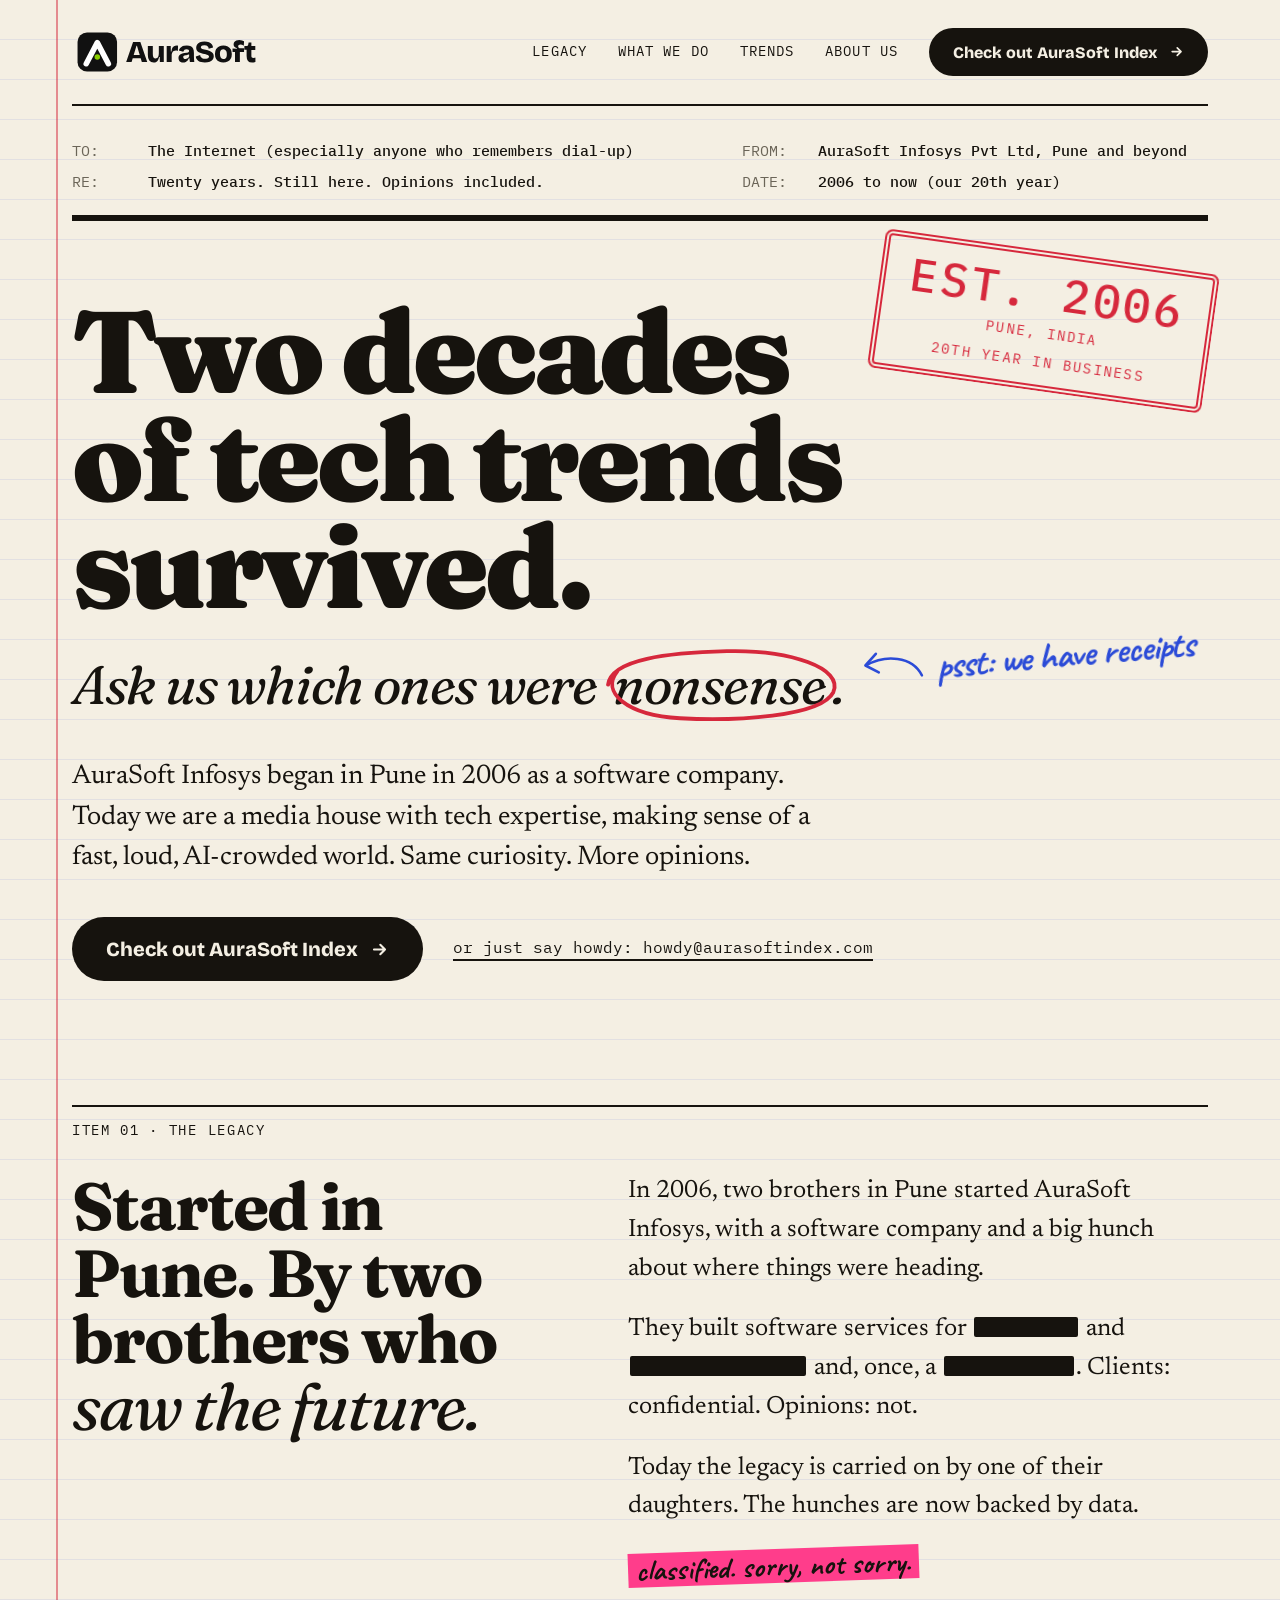
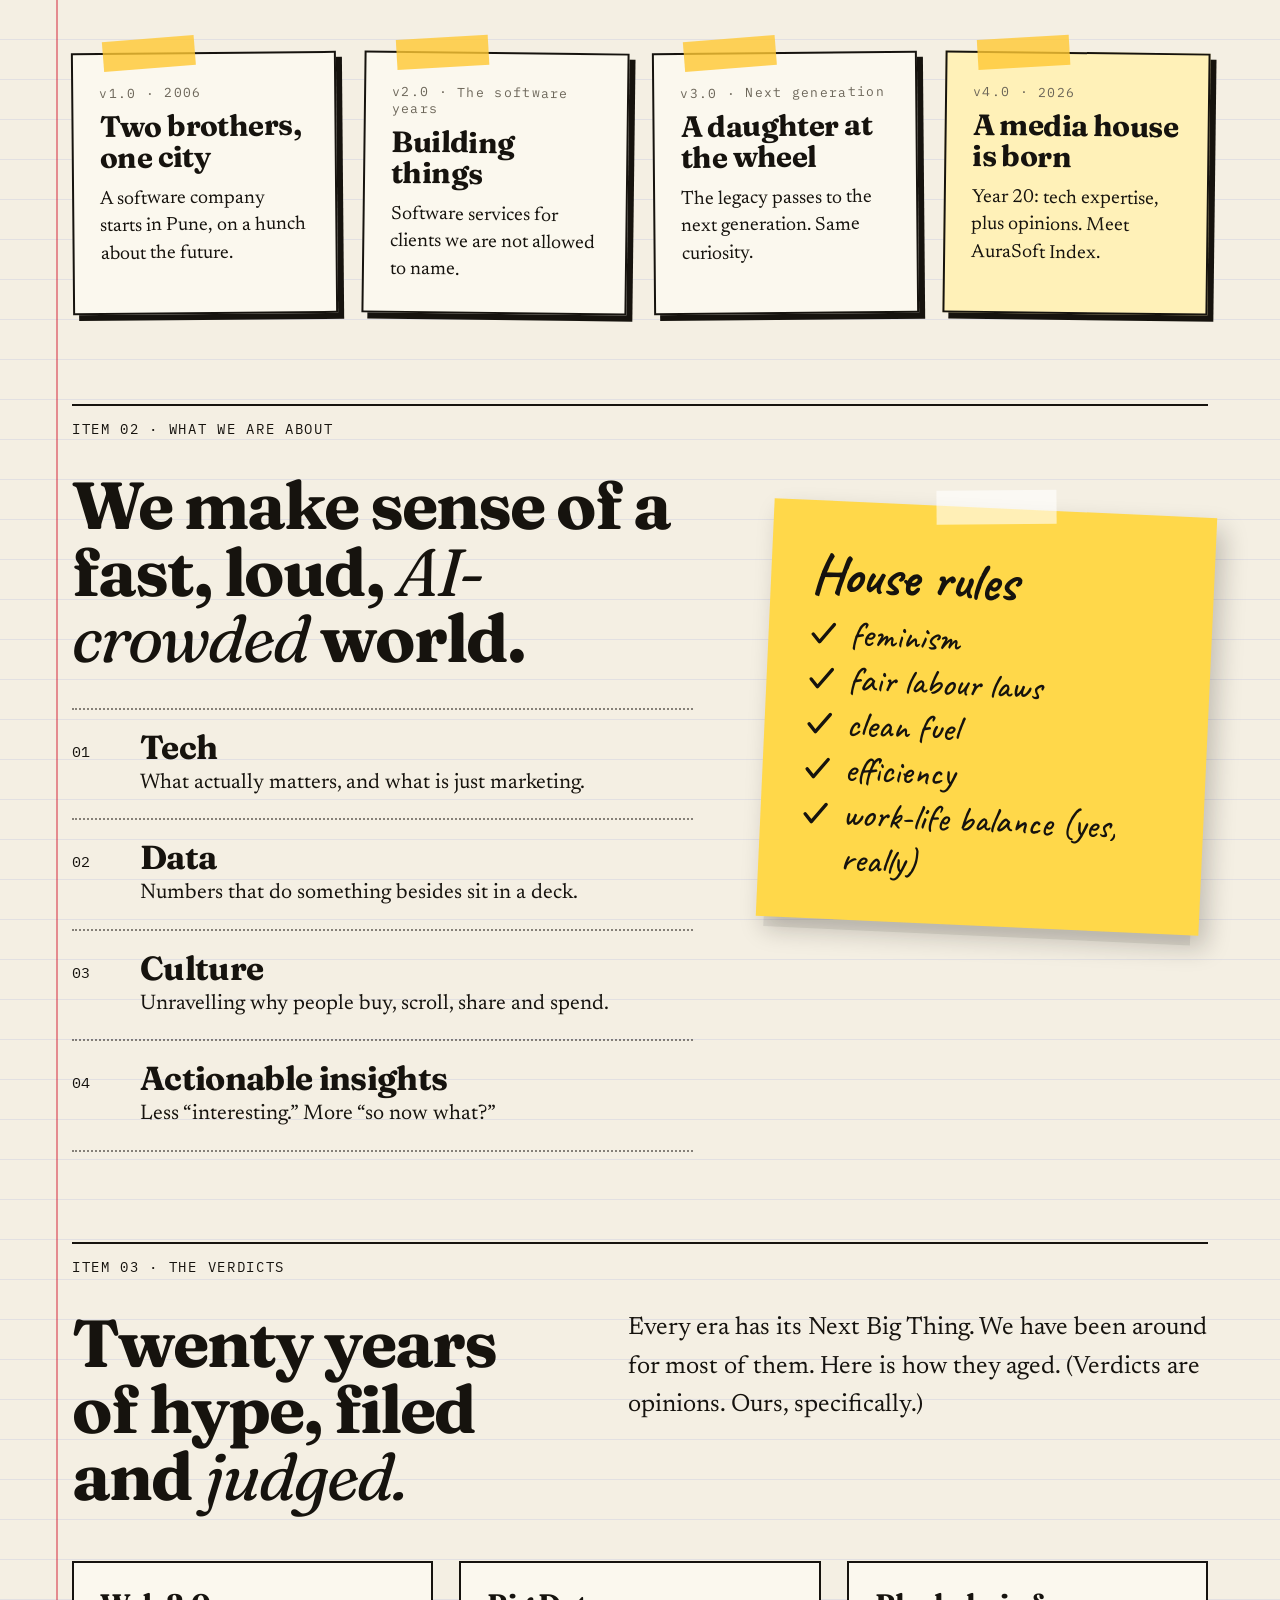
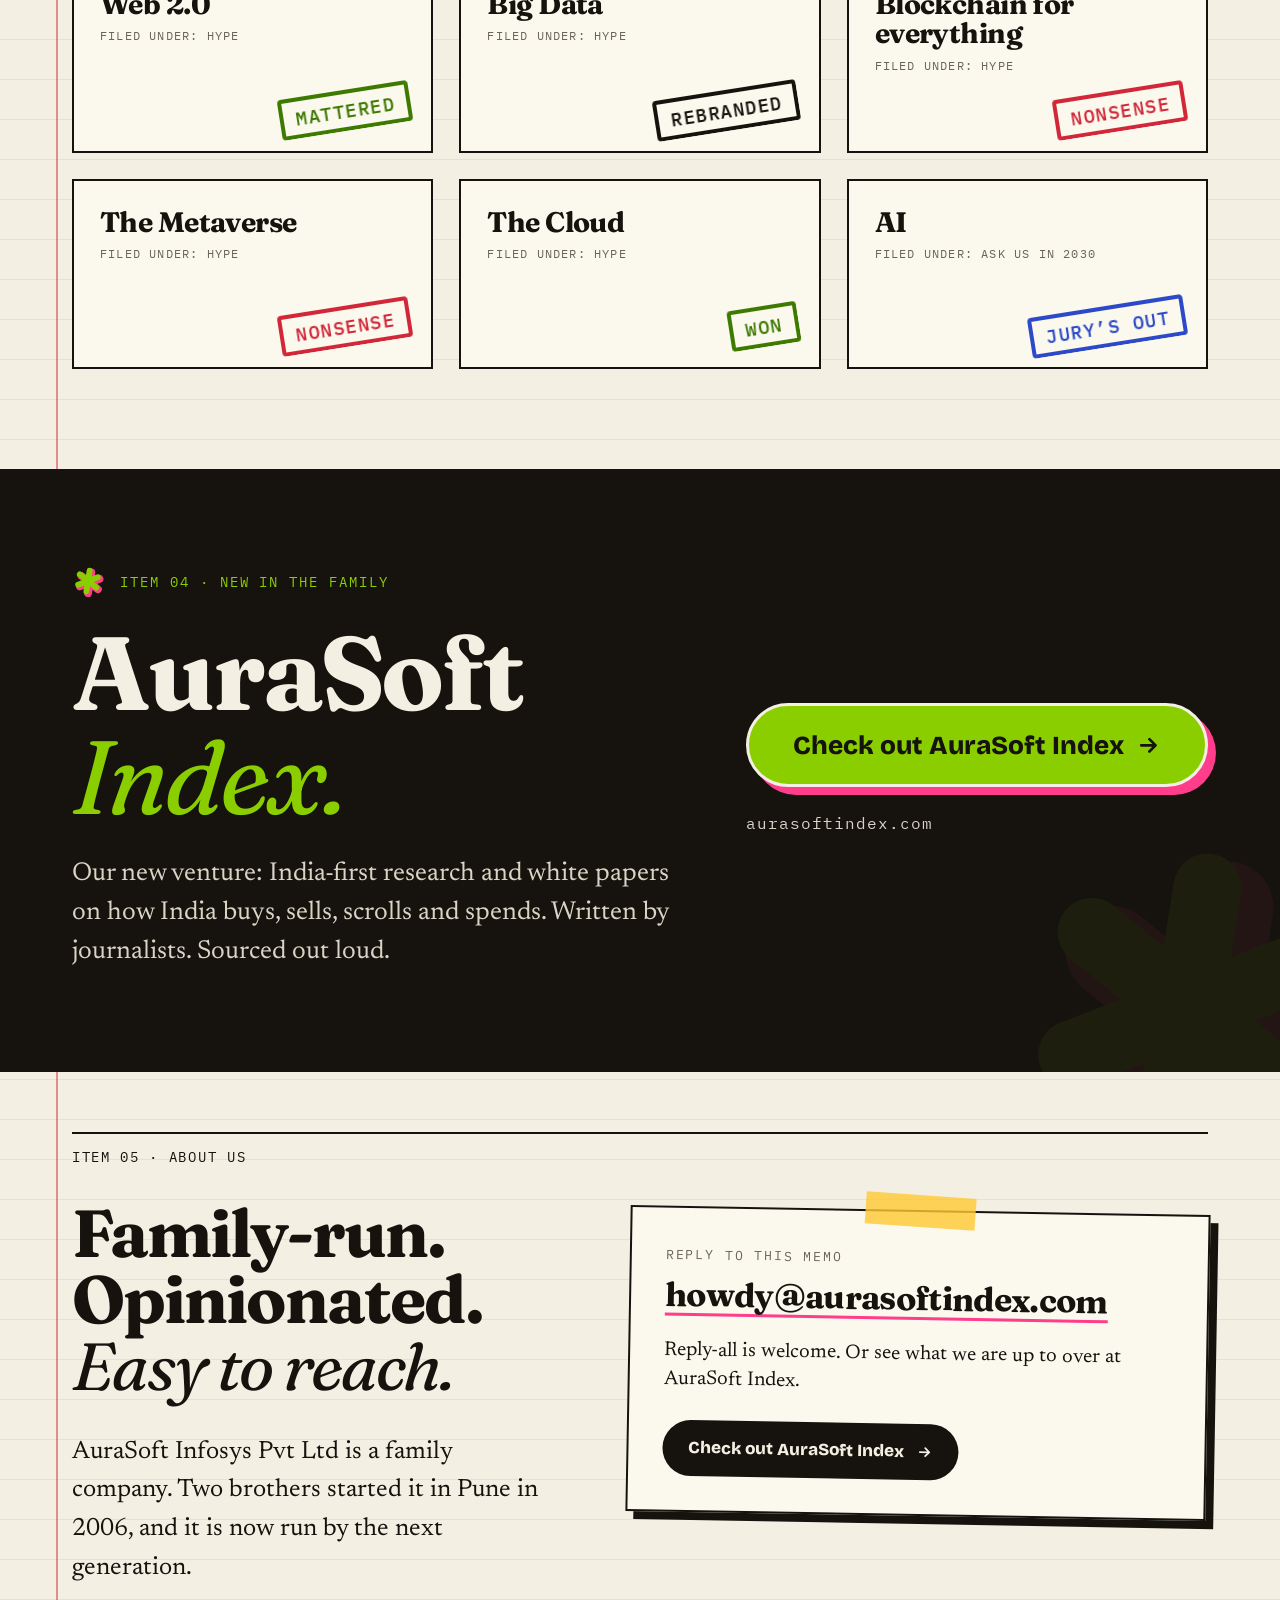
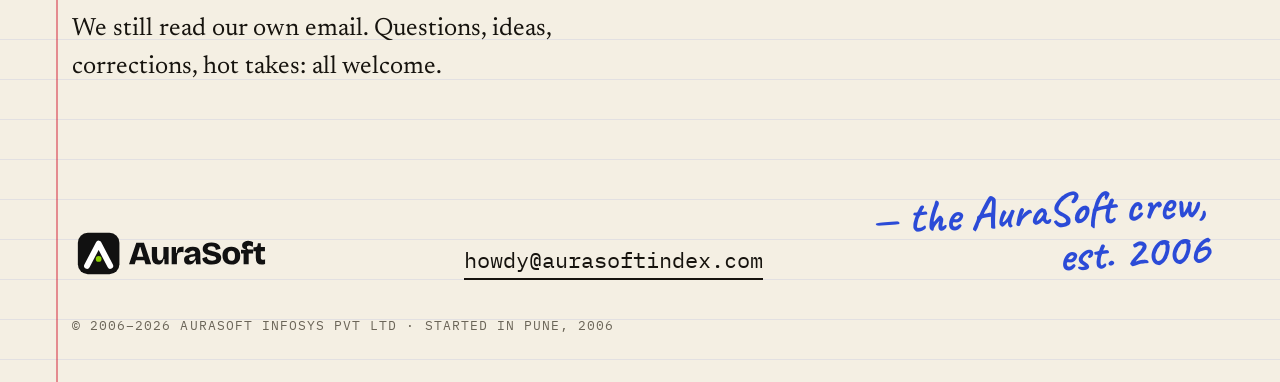
<file: index.html>
<!doctype html>
<html lang="en">
<head>
<meta charset="utf-8">
<meta name="viewport" content="width=device-width, initial-scale=1">
<title>AuraSoft Infosys: Two decades of tech trends survived</title>
<meta name="description" content="AuraSoft Infosys Pvt Ltd started in Pune in 2006 as a software company. Today we are a media house with tech expertise, making sense of a fast, loud, AI-crowded world. Home of AuraSoft Index.">
<meta name="color-scheme" content="light">
<meta name="theme-color" content="#F4EFE3">
<link rel="canonical" href="https://aurasoftinfosys.com/">

<meta property="og:type" content="website">
<meta property="og:locale" content="en_IN">
<meta property="og:site_name" content="AuraSoft Infosys">
<meta property="og:title" content="AuraSoft Infosys: Two decades of tech trends survived.">
<meta property="og:description" content="Ask us which ones were nonsense. A Pune-born tech company, now a media house with opinions.">
<meta property="og:url" content="https://aurasoftinfosys.com/">
<meta property="og:image" content="https://aurasoftinfosys.com/og-image.png">
<meta property="og:image:secure_url" content="https://aurasoftinfosys.com/og-image.png">
<meta property="og:image:type" content="image/png">
<meta property="og:image:width" content="1200">
<meta property="og:image:height" content="630">
<meta property="og:image:alt" content="Two decades of tech trends survived. AuraSoft Infosys, est. 2006, Pune.">
<meta name="twitter:card" content="summary_large_image">
<meta name="twitter:title" content="AuraSoft Infosys: Two decades of tech trends survived.">
<meta name="twitter:description" content="Ask us which ones were nonsense.">
<meta name="twitter:image" content="https://aurasoftinfosys.com/og-image.png">

<link rel="icon" href="favicon.ico?v=2" sizes="32x32">
<link rel="icon" href="favicon.svg?v=2" type="image/svg+xml">
<link rel="apple-touch-icon" href="apple-touch-icon.png?v=2">

<link rel="preload" href="fraunces-900.woff2" as="font" type="font/woff2" crossorigin>
<link rel="preload" href="newsreader-400.woff2" as="font" type="font/woff2" crossorigin>
<link rel="preload" href="plex-mono-400.woff2" as="font" type="font/woff2" crossorigin>
<link rel="stylesheet" href="site.css">
<script>document.documentElement.className+=' js'</script>

<script type="application/ld+json">
{
  "@context": "https://schema.org",
  "@type": "Organization",
  "name": "AuraSoft Infosys Pvt Ltd",
  "url": "https://aurasoftinfosys.com/",
  "logo": "https://aurasoftinfosys.com/aurasoft-lockup.svg",
  "foundingDate": "2006",
  "foundingLocation": { "@type": "Place", "name": "Pune, India" },
  "email": "howdy@aurasoftindex.com",
  "sameAs": ["https://aurasoftindex.com/"]
}
</script>
</head>
<body>
<a class="skip" href="#main">Skip to the content</a>

<!-- Small icons used below. Edit or ignore. -->
<svg width="0" height="0" style="position:absolute" aria-hidden="true" focusable="false">
  <symbol id="i-arrow" viewBox="0 0 24 24"><path d="M5 12h14M13 6l6 6-6 6"/></symbol>
  <symbol id="i-check" viewBox="0 0 32 32"><path d="M5 17 L12 25 L27 6"/></symbol>
</svg>

<header class="wrap hdr">
  <a class="logo" href="./"><img src="aurasoft-lockup.svg" alt="AuraSoft Infosys, home" width="190" height="51"></a>
  <nav class="nav" aria-label="Main">
    <a href="#legacy">Legacy</a>
    <a href="#about">What we do</a>
    <a href="#trends">Trends</a>
    <a href="#us">About us</a>
    <a class="pill" href="https://aurasoftindex.com/" aria-label="Check out AuraSoft Index"><span><span class="pl">Check out AuraSoft </span>Index</span> <svg class="ico arr" aria-hidden="true"><use href="#i-arrow"/></svg></a>
  </nav>
</header>

<main id="main">

  <!-- THE MEMO HEADER. Change the words after TO / FROM / RE / DATE any time. -->
  <section class="memohead wrap" aria-label="Memo details">
    <div class="mh"><span>TO:</span><b>The Internet (especially anyone who remembers dial-up)</b></div>
    <div class="mh"><span>FROM:</span><b>AuraSoft Infosys Pvt Ltd, Pune and beyond</b></div>
    <div class="mh"><span>RE:</span><b>Twenty years. Still here. Opinions included.</b></div>
    <div class="mh"><span>DATE:</span><b>2006 to now (our 20th year)</b></div>
  </section>
  <div class="thick wrap"></div>

  <!-- HERO -->
  <section class="wrap hero" aria-labelledby="top-h">
    <h1 id="top-h">Two decades of tech trends survived.</h1>
    <p class="sub">Ask us which ones were <span class="circ">nonsense<svg class="ring" viewBox="0 0 320 110" preserveAspectRatio="none" aria-hidden="true"><path pathLength="1" d="M30 38 C 8 66, 42 96, 110 100 C 180 104, 290 98, 306 66 C 320 34, 250 10, 170 12 C 96 14, 22 22, 18 56" fill="none" stroke="#D6283C" stroke-width="5" stroke-linecap="round" stroke-linejoin="round"/></svg><svg class="psst-side psst-arrow" viewBox="0 0 96 58" aria-hidden="true"><path d="M92 40 C 80 10, 40 4, 10 18"/><path d="M26 2 L9 18 L28 30"/></svg><span class="psst psst-side">psst: we have receipts</span></span>.</p>
    <p class="psst psst-below"><svg viewBox="0 0 96 58" aria-hidden="true"><path d="M92 40 C 80 10, 40 4, 10 18"/><path d="M26 2 L9 18 L28 30"/></svg>psst: we have receipts</p>
    <div class="stamp" aria-hidden="true"><b>EST. 2006</b><i>PUNE, INDIA</i><i>20TH YEAR IN BUSINESS</i></div>
    <p class="lead">AuraSoft Infosys began in Pune in 2006 as a software company. Today we are a media house with tech expertise, making sense of a fast, loud, AI-crowded world. Same curiosity. More opinions.</p>
    <div class="ctas">
      <a class="btn" href="https://aurasoftindex.com/">Check out AuraSoft Index <svg class="ico arr" aria-hidden="true"><use href="#i-arrow"/></svg></a>
      <a class="link" href="mailto:howdy@aurasoftindex.com">or just say howdy: howdy@aurasoftindex.com</a>
    </div>
  </section>

  <!-- ITEM 01: LEGACY -->
  <section class="wrap item" id="legacy" aria-labelledby="legacy-h">
    <p class="label">Item 01 &middot; The legacy</p>
    <div class="two">
      <h2 id="legacy-h" class="rv">Started in Pune. By two brothers who <em>saw the future.</em></h2>
      <div class="body rv" style="--d:.1s">
        <p>In 2006, two brothers in Pune started AuraSoft Infosys, with a software company and a big hunch about where things were heading.</p>
        <p>They built software services for <button class="red" type="button" style="width:104px" aria-label="redacted. nice try."><span>nice try.</span></button> and <button class="red" type="button" style="width:176px" aria-label="redacted. nice try."><span>nice try.</span></button> and, once, a <button class="red" type="button" style="width:130px" aria-label="redacted. nice try."><span>nice try.</span></button>. Clients: confidential. Opinions: not.</p>
        <p>Today the legacy is carried on by one of their daughters. The hunches are now backed by data.</p>
        <span class="peek">classified. sorry, not sorry.</span>
      </div>
    </div>
    <ol class="rel" aria-label="Release notes, 2006 to 2026">
      <li class="card rv"><div class="ver">v1.0 &middot; 2006</div><h3>Two brothers, one city</h3><p>A software company starts in Pune, on a hunch about the future.</p></li>
      <li class="card rv" style="--d:.08s"><div class="ver">v2.0 &middot; The software years</div><h3>Building things</h3><p>Software services for clients we are not allowed to name.</p></li>
      <li class="card rv" style="--d:.16s"><div class="ver">v3.0 &middot; Next generation</div><h3>A daughter at the wheel</h3><p>The legacy passes to the next generation. Same curiosity.</p></li>
      <li class="card hot rv" style="--d:.24s"><div class="ver">v4.0 &middot; 2026</div><h3>A media house is born</h3><p>Year 20: tech expertise, plus opinions. Meet AuraSoft Index.</p></li>
    </ol>
  </section>

  <!-- ITEM 02: WHAT WE ARE ABOUT -->
  <section class="wrap item" id="about" aria-labelledby="about-h">
    <p class="label">Item 02 &middot; What we are about</p>
    <div class="two flip">
      <div>
        <h2 id="about-h" class="rv">We make sense of a fast, loud, <em>AI-crowded</em> world.</h2>
        <ol class="rows">
          <li class="row rv"><span class="n">01</span><div><h3>Tech</h3><p>What actually matters, and what is just marketing.</p></div></li>
          <li class="row rv" style="--d:.06s"><span class="n">02</span><div><h3>Data</h3><p>Numbers that do something besides sit in a deck.</p></div></li>
          <li class="row rv" style="--d:.12s"><span class="n">03</span><div><h3>Culture</h3><p>Unravelling why people buy, scroll, share and spend.</p></div></li>
          <li class="row rv" style="--d:.18s"><span class="n">04</span><div><h3>Actionable insights</h3><p>Less &ldquo;interesting.&rdquo; More &ldquo;so now what?&rdquo;</p></div></li>
        </ol>
      </div>
      <aside class="sticky rv" aria-labelledby="rules-h">
        <h3 id="rules-h">House rules</h3>
        <ul>
          <li><svg class="ico" aria-hidden="true"><use href="#i-check"/></svg>feminism</li>
          <li><svg class="ico" aria-hidden="true"><use href="#i-check"/></svg>fair labour laws</li>
          <li><svg class="ico" aria-hidden="true"><use href="#i-check"/></svg>clean fuel</li>
          <li><svg class="ico" aria-hidden="true"><use href="#i-check"/></svg>efficiency</li>
          <li><svg class="ico" aria-hidden="true"><use href="#i-check"/></svg>work-life balance (yes, really)</li>
        </ul>
      </aside>
    </div>
  </section>

  <!-- ITEM 03: THE VERDICTS (these are jokes: edit freely) -->
  <section class="wrap item" id="trends" aria-labelledby="trends-h">
    <p class="label">Item 03 &middot; The verdicts</p>
    <div class="two">
      <h2 id="trends-h" class="rv">Twenty years of hype, filed and <em>judged.</em></h2>
      <div class="body rv" style="--d:.1s">
        <p>Every era has its Next Big Thing. We have been around for most of them. Here is how they aged. (Verdicts are opinions. Ours, specifically.)</p>
      </div>
    </div>
    <ul class="verd">
      <li class="vc rv"><h3>Web 2.0</h3><p class="cap">Filed under: hype</p><span class="vs good"><span class="sr">Verdict: </span>Mattered</span></li>
      <li class="vc rv" style="--d:.08s"><h3>Big Data</h3><p class="cap">Filed under: hype</p><span class="vs ink"><span class="sr">Verdict: </span>Rebranded</span></li>
      <li class="vc rv" style="--d:.16s"><h3>Blockchain for everything</h3><p class="cap">Filed under: hype</p><span class="vs bad"><span class="sr">Verdict: </span>Nonsense</span></li>
      <li class="vc rv" style="--d:.08s"><h3>The Metaverse</h3><p class="cap">Filed under: hype</p><span class="vs bad"><span class="sr">Verdict: </span>Nonsense</span></li>
      <li class="vc rv" style="--d:.16s"><h3>The Cloud</h3><p class="cap">Filed under: hype</p><span class="vs good"><span class="sr">Verdict: </span>Won</span></li>
      <li class="vc rv" style="--d:.24s"><h3>AI</h3><p class="cap">Filed under: ask us in 2030</p><span class="vs meh"><span class="sr">Verdict: </span>Jury&rsquo;s out</span></li>
    </ul>
  </section>

  <!-- ITEM 04: THE NEW VENTURE -->
  <section class="index" id="index" aria-labelledby="ix-h">
    <div class="wrap ix">
      <div>
        <p class="k"><img src="index-mark.svg" alt="" width="34" height="34">Item 04 &middot; New in the family</p>
        <h2 id="ix-h">AuraSoft <em>Index.</em></h2>
        <p class="ixp">Our new venture: India-first research and white papers on how India buys, sells, scrolls and spends. Written by journalists. Sourced out loud.</p>
      </div>
      <div>
        <a class="big" href="https://aurasoftindex.com/">Check out AuraSoft Index <svg class="ico arr" aria-hidden="true"><use href="#i-arrow"/></svg></a>
        <p class="url">aurasoftindex.com</p>
      </div>
    </div>
  </section>

  <!-- ITEM 05: ABOUT US -->
  <section class="wrap item" id="us" aria-labelledby="us-h">
    <p class="label">Item 05 &middot; About us</p>
    <div class="two">
      <div>
        <h2 id="us-h" class="rv">Family-run. Opinionated. <em>Easy to reach.</em></h2>
        <div class="body rv" style="--d:.1s;margin-top:34px">
          <p>AuraSoft Infosys Pvt Ltd is a family company. Two brothers started it in Pune in 2006, and it is now run by the next generation.</p>
          <p>We still read our own email. Questions, ideas, corrections, hot takes: all welcome.</p>
        </div>
      </div>
      <div class="reply rv" style="--d:.15s">
        <p class="rk">Reply to this memo</p>
        <a class="rmail" href="mailto:howdy@aurasoftindex.com">howdy@aurasoftindex.com</a>
        <p class="rn">Reply-all is welcome. Or see what we are up to over at AuraSoft Index.</p>
        <a class="btn" href="https://aurasoftindex.com/">Check out AuraSoft Index <svg class="ico arr" aria-hidden="true"><use href="#i-arrow"/></svg></a>
      </div>
    </div>
  </section>
</main>

<footer>
  <div class="wrap foot">
    <a class="logo" href="./"><img src="aurasoft-lockup.svg" alt="AuraSoft Infosys, back to the top" width="200" height="53"></a>
    <p><a class="mail" href="mailto:howdy@aurasoftindex.com">howdy@aurasoftindex.com</a></p>
    <p class="sig">&mdash; the AuraSoft crew, est. 2006</p>
  </div>
  <p class="wrap fine">&copy; 2006&ndash;2026 AuraSoft Infosys Pvt Ltd &middot; Started in Pune, 2006</p>
</footer>

<script src="site.js" defer></script>
</body>
</html>
</file>
<file: site.css>
/* Aurasoft Infosys: "The Memo"
   Plain CSS, no frameworks. Colours and fonts live in the :root block just below,
   so you can change the look of the whole site from one place. */

/* ---------- Fonts (self-hosted, so nothing is fetched from Google) ---------- */
@font-face{font-family:'Fraunces';font-weight:900;font-style:normal;font-display:swap;src:url(fraunces-900.woff2) format('woff2')}
@font-face{font-family:'Fraunces';font-weight:700;font-style:normal;font-display:swap;src:url(fraunces-700.woff2) format('woff2')}
@font-face{font-family:'Fraunces';font-weight:400;font-style:italic;font-display:swap;src:url(fraunces-400-italic.woff2) format('woff2')}
@font-face{font-family:'Newsreader';font-weight:400;font-style:normal;font-display:swap;src:url(newsreader-400.woff2) format('woff2')}
@font-face{font-family:'Newsreader';font-weight:400;font-style:italic;font-display:swap;src:url(newsreader-400-italic.woff2) format('woff2')}
@font-face{font-family:'IBM Plex Mono';font-weight:400;font-style:normal;font-display:swap;src:url(plex-mono-400.woff2) format('woff2')}
@font-face{font-family:'IBM Plex Mono';font-weight:500;font-style:normal;font-display:swap;src:url(plex-mono-500.woff2) format('woff2')}
@font-face{font-family:'Caveat';font-weight:500;font-style:normal;font-display:swap;src:url(caveat-500.woff2) format('woff2')}
@font-face{font-family:'Caveat';font-weight:700;font-style:normal;font-display:swap;src:url(caveat-700.woff2) format('woff2')}
@font-face{font-family:'Bricolage Grotesque';font-weight:700;font-style:normal;font-display:swap;src:url(bricolage-700.woff2) format('woff2')}
@font-face{font-family:'Bricolage Grotesque';font-weight:800;font-style:normal;font-display:swap;src:url(bricolage-800.woff2) format('woff2')}

/* ---------- Colours, fonts, sizes ---------- */
:root{
  --paper:#F4EFE3;      /* the page */
  --card:#FBF8EE;       /* cards sitting on the page */
  --ink:#16130E;        /* text and heavy lines */
  --muted:#6B6558;      /* small grey-brown labels */
  --red:#D6283C;        /* red pen */
  --blue:#2B4BD7;       /* blue ink (handwriting) */
  --haldi:#FFC933;      /* turmeric yellow (tape) */
  --sticky:#FFD84A;     /* sticky note */
  --pink:#FF3D8B;       /* rani pink */
  --lime:#8ACE00;       /* lime */
  --green:#3E7D00;      /* darker green for small text */

  --serif:'Fraunces',Georgia,'Times New Roman',serif;
  --body:'Newsreader',Georgia,'Times New Roman',serif;
  --mono:'IBM Plex Mono',ui-monospace,Menlo,Consolas,monospace;
  --hand:'Caveat','Segoe Print','Bradley Hand',cursive;
  --sans:'Bricolage Grotesque',system-ui,-apple-system,'Segoe UI',Roboto,sans-serif;

  --max:1152px;                       /* width of the content column */
  --gut:clamp(22px,6vw,72px);         /* side space on small screens */
}

/* ---------- Base ---------- */
*,*::before,*::after{box-sizing:border-box}
html{-webkit-text-size-adjust:100%;text-size-adjust:100%;scroll-behavior:smooth;color-scheme:light}
body{
  margin:0;position:relative;overflow-x:clip;
  background:var(--paper);color:var(--ink);
  font:400 clamp(1.125rem,1rem + .45vw,1.375rem)/1.5 var(--body);
  -webkit-font-smoothing:antialiased;text-rendering:optimizeLegibility;
}
img,svg{max-width:100%}
a{color:inherit;text-decoration:none}
h1,h2,h3,p,ul,ol{margin:0}
ul,ol{padding:0;list-style:none}
button{font:inherit;color:inherit}
:focus-visible{outline:3px solid var(--blue);outline-offset:3px;border-radius:2px}
::selection{background:var(--haldi);color:var(--ink)}
.sr{position:absolute!important;width:1px;height:1px;margin:-1px;padding:0;overflow:hidden;clip:rect(0 0 0 0);white-space:nowrap;border:0}
.skip{position:absolute;left:12px;top:-60px;z-index:50;background:var(--ink);color:var(--paper);padding:12px 18px;border-radius:999px;font:700 1rem var(--sans)}
.skip:focus{top:12px}

/* The legal-pad sheet: faint blue lines every 40px and a red margin line */
body::before{
  content:"";position:absolute;inset:0;z-index:0;pointer-events:none;
  background-image:repeating-linear-gradient(to bottom,transparent 0,transparent 39px,rgba(43,75,215,.09) 39px,rgba(43,75,215,.09) 40px);
}
body::after{
  content:"";position:absolute;top:0;bottom:0;z-index:0;pointer-events:none;width:2px;background:rgba(214,40,60,.5);
  left:max(calc(var(--gut) - 16px),calc((100% - var(--max)) / 2 - 44px));
}
header,main,footer{position:relative;z-index:1}
.wrap{width:min(var(--max),100% - 2 * var(--gut));margin-inline:auto;position:relative}
.ico{width:1em;height:1em;flex:none;fill:none;stroke:currentColor;stroke-width:2.6;stroke-linecap:round;stroke-linejoin:round}

/* ---------- Buttons and links ---------- */
.btn,.pill,.big{
  display:inline-flex;align-items:center;justify-content:center;gap:12px;
  font-family:var(--sans);font-weight:800;border-radius:999px;
  transition:transform .15s ease,box-shadow .15s ease,background-color .15s ease;
}
.btn{background:var(--ink);color:var(--paper);min-height:64px;padding:0 34px;font-size:1.25rem;box-shadow:0 0 0 var(--pink)}
.btn:hover{transform:translate(-2px,-2px);box-shadow:5px 5px 0 var(--pink)}
.btn:active{transform:none;box-shadow:none}
.link{font:400 1rem var(--mono);border-bottom:2px solid var(--ink);padding-bottom:2px;overflow-wrap:anywhere;transition:background-color .15s}
.link:hover{background:var(--haldi)}
.ico.arr{width:.95em;height:.95em}

/* ---------- Header ---------- */
.hdr{display:flex;align-items:center;justify-content:space-between;gap:20px;min-height:104px}
.logo{display:block;flex:none}
.logo img{display:block;width:clamp(138px,15vw,190px);height:auto}
.nav{display:flex;align-items:center;gap:clamp(18px,2.4vw,34px);font:400 .875rem var(--mono);letter-spacing:.08em;text-transform:uppercase}
.nav a:not(.pill){padding:6px 0;border-bottom:2px solid transparent;transition:border-color .15s}
.nav a:not(.pill):hover{border-color:var(--ink)}
.pill{background:var(--ink);color:var(--paper);height:48px;padding:0 24px;font-size:1rem;letter-spacing:0;text-transform:none;white-space:nowrap}
.pill:hover{background:var(--pink);color:var(--ink);transform:translate(-1px,-1px)}

/* ---------- Memo header block ---------- */
.memohead{display:grid;grid-template-columns:1.35fr 1fr;gap:8px 40px;padding:34px 0 22px;border-top:2px solid var(--ink);font:400 .9375rem/1.5 var(--mono)}
.mh{display:grid;grid-template-columns:70px 1fr;column-gap:6px}
.mh span{color:var(--muted)}
.mh b{font-weight:500;display:block}
.thick{height:6px;background:var(--ink)}

/* ---------- Hero ---------- */
.hero{display:flex;flex-direction:column;align-items:flex-start;padding-top:clamp(44px,6vw,84px);padding-bottom:clamp(48px,5vw,70px)}
h1{font:900 clamp(2.75rem,calc(7.52vw + 19.7px),8rem)/.93 var(--serif);letter-spacing:-.035em;max-width:7.05em}
.sub{font:italic 400 clamp(1.625rem,4.2vw,3.75rem)/1.1 var(--serif);letter-spacing:-.02em;margin-top:clamp(22px,2.6vw,34px)}
.circ{position:relative;display:inline-block;padding:0 6px}
.circ>.ring{max-width:none;position:absolute;left:-.24em;top:-.24em;width:calc(100% + .48em);height:calc(100% + .46em);overflow:visible;pointer-events:none}
.psst{font:700 clamp(1.5rem,3vw,2.375rem)/1 var(--hand);color:var(--blue);white-space:nowrap}
.psst-side{display:none}
.psst-below{display:block;margin-top:18px;rotate:-3deg;transform-origin:left center}
.psst-below svg{display:inline-block;width:56px;height:34px;vertical-align:middle;margin-right:8px;fill:none;stroke:var(--blue);stroke-width:4;stroke-linecap:round;stroke-linejoin:round}
.stamp{
  display:inline-block;margin-top:34px;order:9;rotate:-4deg;
  border:6px double var(--red);color:var(--red);padding:12px 22px;text-align:center;font-family:var(--mono);
  mix-blend-mode:multiply;border-radius:8px;cursor:default;user-select:none;
}
.stamp b{display:block;font-weight:500;font-size:clamp(1.75rem,5vw,2.875rem);letter-spacing:.06em;line-height:1}
.stamp i{display:block;font-style:normal;font-size:clamp(.6875rem,1.4vw,.875rem);letter-spacing:.16em;margin-top:8px}
.lead{max-width:760px;font-size:clamp(1.25rem,1rem + 1vw,1.6875rem);line-height:1.5;margin-top:clamp(32px,3.4vw,48px)}
.ctas{display:flex;align-items:center;flex-wrap:wrap;gap:22px 30px;margin-top:clamp(28px,3vw,40px)}

/* ---------- Items (sections) ---------- */
.item{padding-top:clamp(44px,5vw,60px);padding-bottom:30px;scroll-margin-top:12px}
.label{font:400 .875rem var(--mono);letter-spacing:.12em;text-transform:uppercase;padding-top:14px;border-top:2px solid var(--ink);margin-bottom:34px}
h2{font:700 clamp(2.25rem,5.2vw,4.25rem)/1 var(--serif);letter-spacing:-.03em}
h2 em{font-weight:400}
.two{display:grid;grid-template-columns:5fr 6fr;gap:clamp(28px,6vw,72px);align-items:start}
.two.flip{grid-template-columns:7fr 5fr}
.body p{margin:0 0 22px;font-size:clamp(1.1875rem,1rem + .75vw,1.5625rem);line-height:1.55}
.body p:last-child{margin-bottom:0}

/* redaction bars: tap or hover to peek */
.red{
  position:relative;display:inline-block;height:.8em;vertical-align:-.08em;margin:0 2px;padding:0;border:0;
  background:var(--ink);border-radius:2px;cursor:help;
}
.red span{
  position:absolute;inset:-.34em -.14em;display:grid;place-items:center;background:var(--pink);color:var(--ink);
  font:700 1.15em/1 var(--hand);rotate:-3deg;opacity:0;scale:.6;transition:opacity .15s ease,scale .2s cubic-bezier(.2,.9,.3,1.4);pointer-events:none;white-space:nowrap;
}
.red:hover span,.red:focus-visible span,.red.is-open span{opacity:1;scale:1}
.peek{display:inline-block;background:var(--pink);padding:2px 8px;font:700 clamp(1.25rem,2.4vw,1.875rem)/1 var(--hand);rotate:-2deg}

/* release-note cards */
.rel{display:grid;grid-template-columns:repeat(4,1fr);gap:26px;margin-top:clamp(44px,5vw,64px)}
.card{position:relative;background:var(--card);border:2px solid var(--ink);padding:30px 26px 28px;box-shadow:6px 6px 0 var(--ink);transition:translate .2s ease,box-shadow .2s ease}
.card::before{content:"";position:absolute;top:-16px;left:30px;width:92px;height:30px;background:rgba(255,201,51,.8);rotate:-4deg}
.card:nth-child(even){rotate:.7deg}
.card:nth-child(odd){rotate:-.5deg}
.card:hover{translate:-2px -2px;box-shadow:9px 9px 0 var(--ink)}
.card.hot{background:#FFF1B8}
.ver{font:400 .8125rem var(--mono);letter-spacing:.1em;color:var(--muted)}
.card h3{font:700 clamp(1.5rem,2.3vw,2rem)/1.05 var(--serif);letter-spacing:-.02em;margin:10px 0 12px}
.card p{font-size:1.1875rem;line-height:1.45}

/* what we are about */
.rows{margin-top:36px}
.row{display:grid;grid-template-columns:56px 1fr;gap:12px;padding:20px 0;border-top:2px dotted rgba(22,19,14,.5)}
.row:last-child{border-bottom:2px dotted rgba(22,19,14,.5)}
.row .n{font:400 .9375rem var(--mono);padding-top:12px}
.row h3{font:700 clamp(1.5rem,2.6vw,2.25rem)/1.05 var(--serif);letter-spacing:-.02em}
.row p{margin-top:4px;font-size:clamp(1.125rem,1rem + .4vw,1.375rem);line-height:1.4}

.sticky{
  position:relative;background:var(--sticky);padding:46px 40px 38px;rotate:2.6deg;margin-top:36px;
  box-shadow:0 18px 0 -8px rgba(22,19,14,.08),8px 12px 24px rgba(22,19,14,.22);
}
.sticky::before{content:"";position:absolute;top:-18px;left:50%;margin-left:-60px;width:120px;height:34px;background:rgba(255,255,255,.6);rotate:-3deg}
.sticky h3{font:700 clamp(2.5rem,5vw,3.375rem)/1 var(--hand);margin-bottom:10px}
.sticky li{display:flex;align-items:flex-start;gap:12px;font:500 clamp(1.625rem,3vw,2.25rem)/1.25 var(--hand)}
.sticky .ico{width:30px;height:30px;margin-top:.22em;stroke-width:3.6}

/* verdicts */
.verd{display:grid;grid-template-columns:repeat(3,1fr);gap:26px;margin-top:clamp(36px,4vw,54px)}
.vc{position:relative;background:var(--card);border:2px solid var(--ink);padding:26px 26px 78px;min-height:190px}
.vc h3{font:700 clamp(1.5rem,2.2vw,1.875rem)/1.05 var(--serif);letter-spacing:-.02em;max-width:12em}
.cap{font:400 .75rem var(--mono);letter-spacing:.1em;text-transform:uppercase;color:var(--muted);margin-top:10px}
.vs{
  position:absolute;right:20px;bottom:20px;rotate:-9deg;border:4px solid;padding:4px 12px;
  font:500 clamp(1rem,1.5vw,1.25rem) var(--mono);letter-spacing:.08em;text-transform:uppercase;mix-blend-mode:multiply;border-radius:4px;
}
.vs.bad{color:var(--red);border-color:var(--red)}
.vs.good{color:var(--green);border-color:var(--green)}
.vs.meh{color:var(--blue);border-color:var(--blue)}
.vs.ink{color:var(--ink);border-color:var(--ink)}

/* ---------- The Index band ---------- */
.index{position:relative;z-index:1;background:var(--ink);color:var(--paper);margin-top:clamp(48px,6vw,70px);padding:clamp(56px,8vw,96px) 0 clamp(60px,8vw,100px);scroll-margin-top:0;overflow:hidden}
.index::after{content:"";position:absolute;right:-120px;bottom:-150px;width:400px;height:400px;background:url(index-mark.svg) no-repeat center/contain;opacity:.06;pointer-events:none}
.ix{display:grid;grid-template-columns:1fr auto;gap:clamp(36px,5vw,60px);align-items:center;z-index:1}
.index h2{font-size:clamp(3.25rem,9vw,6.5rem);color:var(--paper)}
.index h2 em{color:var(--lime)}
.k{display:flex;align-items:center;gap:14px;font:400 .875rem var(--mono);letter-spacing:.14em;text-transform:uppercase;color:var(--lime);margin-bottom:22px}
.k img{width:34px;height:34px;display:block}
.ixp{font-size:clamp(1.25rem,1rem + 1vw,1.625rem);line-height:1.5;color:#D9D4C5;margin-top:26px;max-width:640px}
.big{
  white-space:nowrap;background:var(--lime);color:var(--ink);border:3px solid var(--paper);height:84px;padding:0 44px;font-size:1.625rem;
  box-shadow:8px 8px 0 var(--pink);
}
.big:hover{transform:translate(-3px,-3px);box-shadow:11px 11px 0 var(--pink)}
.big:active{transform:translate(4px,4px);box-shadow:4px 4px 0 var(--pink)}
.index :focus-visible{outline-color:var(--lime)}
.url{font:400 1rem var(--mono);color:#D9D4C5;margin-top:26px;letter-spacing:.06em}

/* ---------- About us: reply card ---------- */
.reply{position:relative;background:var(--card);border:2px solid var(--ink);padding:38px 34px 34px;box-shadow:8px 8px 0 var(--ink);rotate:1deg;margin-top:10px}
.reply::before{content:"";position:absolute;top:-17px;left:50%;margin-left:-55px;width:110px;height:32px;background:rgba(255,201,51,.8);rotate:3deg}
.rk{font:400 .8125rem var(--mono);letter-spacing:.14em;text-transform:uppercase;color:var(--muted)}
.rmail{display:inline-block;font:700 clamp(1.15rem,2.6vw,2.125rem)/1.15 var(--serif);letter-spacing:-.02em;margin:12px 0 0;border-bottom:3px solid var(--pink);overflow-wrap:anywhere;transition:background-color .15s}
.rmail:hover{background:var(--pink)}
.rn{margin:18px 0 26px;font-size:1.25rem;line-height:1.45}
.reply .btn{font-size:1.0625rem;min-height:56px;padding:0 26px}

/* ---------- Footer ---------- */
.foot{display:grid;grid-template-columns:1fr 1fr 1fr;gap:40px;align-items:end;padding-top:clamp(52px,6vw,70px);padding-bottom:36px}
.foot .logo img{width:200px}
.mail{font:400 clamp(1.0625rem,2vw,1.375rem) var(--mono);border-bottom:2px solid var(--ink);display:inline-block;padding-bottom:4px;overflow-wrap:anywhere;transition:background-color .15s}
.mail:hover{background:var(--haldi)}
.sig{font:700 clamp(1.875rem,3.6vw,2.875rem)/1 var(--hand);color:var(--blue);rotate:-3deg;text-align:right}
.fine{padding-bottom:46px;font:400 .8125rem/1.5 var(--mono);letter-spacing:.08em;text-transform:uppercase;color:var(--muted)}

/* ---------- 404 ---------- */
.lost h1{max-width:9em}

/* ---------- Motion (only if the visitor has not asked for less) ---------- */
@media (prefers-reduced-motion:no-preference){
  @keyframes type{from{clip-path:inset(0 100% 0 0)}to{clip-path:inset(0 0 0 0)}}
  @keyframes rise{from{opacity:0;transform:translateY(18px)}to{opacity:1;transform:none}}
  @keyframes draw{from{stroke-dasharray:1;stroke-dashoffset:1}to{stroke-dasharray:1;stroke-dashoffset:0}}
  @keyframes fade{from{opacity:0}to{opacity:1}}
  @keyframes thunk{
    0%{opacity:0;scale:2.4}
    55%{opacity:1;scale:.93}
    78%{scale:1.04}
    100%{opacity:1;scale:1}
  }
  @keyframes slam{from{opacity:0;scale:2.4}to{opacity:1;scale:1}}

  .mh b{animation:type .9s steps(34) both}
  .mh:nth-child(1) b{animation-delay:.15s}
  .mh:nth-child(2) b{animation-delay:.55s}
  .mh:nth-child(3) b{animation-delay:.95s}
  .mh:nth-child(4) b{animation-delay:1.35s}
  h1,.rise{animation:rise .8s .25s cubic-bezier(.2,.7,.2,1) both}
  .sub{animation:rise .8s .55s cubic-bezier(.2,.7,.2,1) both}
  .ring path{animation:draw .9s 1.5s ease-out both}
  .psst{animation:fade .6s 2.3s both}
  .lead{animation:rise .8s .8s cubic-bezier(.2,.7,.2,1) both}
  .ctas{animation:rise .8s 1s cubic-bezier(.2,.7,.2,1) both}
  .stamp{animation:thunk .55s 1.25s cubic-bezier(.3,.9,.4,1) both}
  .stamp.again{animation:none}

  .js .rv{opacity:0;transform:translateY(26px);transition:opacity .7s ease,transform .7s cubic-bezier(.2,.7,.2,1);transition-delay:var(--d,0s)}
  .js .rv.in{opacity:1;transform:none}
  .js .vc .vs{opacity:0;scale:2.4}
  .js .vc.in .vs{animation:slam .45s calc(var(--d,0s) + .4s) cubic-bezier(.2,.9,.3,1.2) both}
}

/* ---------- Big screens: stamp and handwritten note sit beside the headline ---------- */
@media (min-width:1200px){
  .stamp{position:absolute;right:-4px;top:30px;margin:0;rotate:8deg;padding:12px 24px}
  .psst-below{display:none}
  .psst-side{display:block}
  .circ .psst-side{position:absolute;left:calc(100% + 104px);top:-.5em;font-size:2.375rem;rotate:-5deg}
  .circ .psst-arrow{position:absolute;left:calc(100% + 28px);top:-.1em;width:64px;height:39px;fill:none;stroke:var(--blue);stroke-width:4;stroke-linecap:round;stroke-linejoin:round;overflow:visible}
}

/* ---------- Tablet ---------- */
@media (max-width:1099px){
  .sub{line-height:1.3}
  .rel{grid-template-columns:repeat(2,1fr);gap:34px 26px}
  .verd{grid-template-columns:repeat(2,1fr)}
  .foot{grid-template-columns:1fr 1fr}
  .foot .sig{grid-column:1/-1;text-align:left}
}
@media (max-width:899px){
  .two,.two.flip{grid-template-columns:1fr}
  .sticky{max-width:520px}
  .ix{grid-template-columns:1fr}
  .reply{max-width:560px}
}
@media (max-width:780px){
  .hdr{min-height:84px}
  .nav a:not(.pill){display:none}
  .pill .pl{display:none}
  .pill{height:44px;padding:0 20px}
  .memohead{grid-template-columns:1fr;font-size:.875rem;padding-top:22px}
  .mh{grid-template-columns:58px 1fr}
  .foot{grid-template-columns:1fr;gap:26px}
}
@media (max-width:620px){
  .rel{grid-template-columns:1fr}
  .verd{grid-template-columns:1fr}
  .vc{min-height:0}
  .sticky{padding:40px 26px 30px;rotate:1.6deg}
  .reply{padding:34px 22px 28px}
  .reply .btn{font-size:1rem;padding:12px 18px}
  .btn,.big{width:100%;max-width:100%;white-space:normal;text-align:center;line-height:1.15}
  .btn{min-height:60px;padding:12px 24px;font-size:1.125rem}
  .big{height:auto;min-height:68px;padding:14px 24px;font-size:1.25rem;box-shadow:5px 5px 0 var(--pink)}
  .big:hover{box-shadow:7px 7px 0 var(--pink);transform:translate(-2px,-2px)}
  .ctas{width:100%}
  .card::before{left:24px}
  .index::after{width:260px;height:260px;right:-70px;top:-40px}
}
@media (max-width:420px){
  .row{grid-template-columns:36px 1fr;gap:6px}
  .logo img{width:132px}
}

/* ---------- Print ---------- */
@media print{
  body::before,body::after,.index::after{display:none}
  .js .rv,.js .vc .vs{opacity:1!important;transform:none!important;scale:1!important}
  .index{background:none;color:var(--ink)}
  .index h2,.index h2 em,.ixp,.url,.k{color:var(--ink)}
}
</file>
